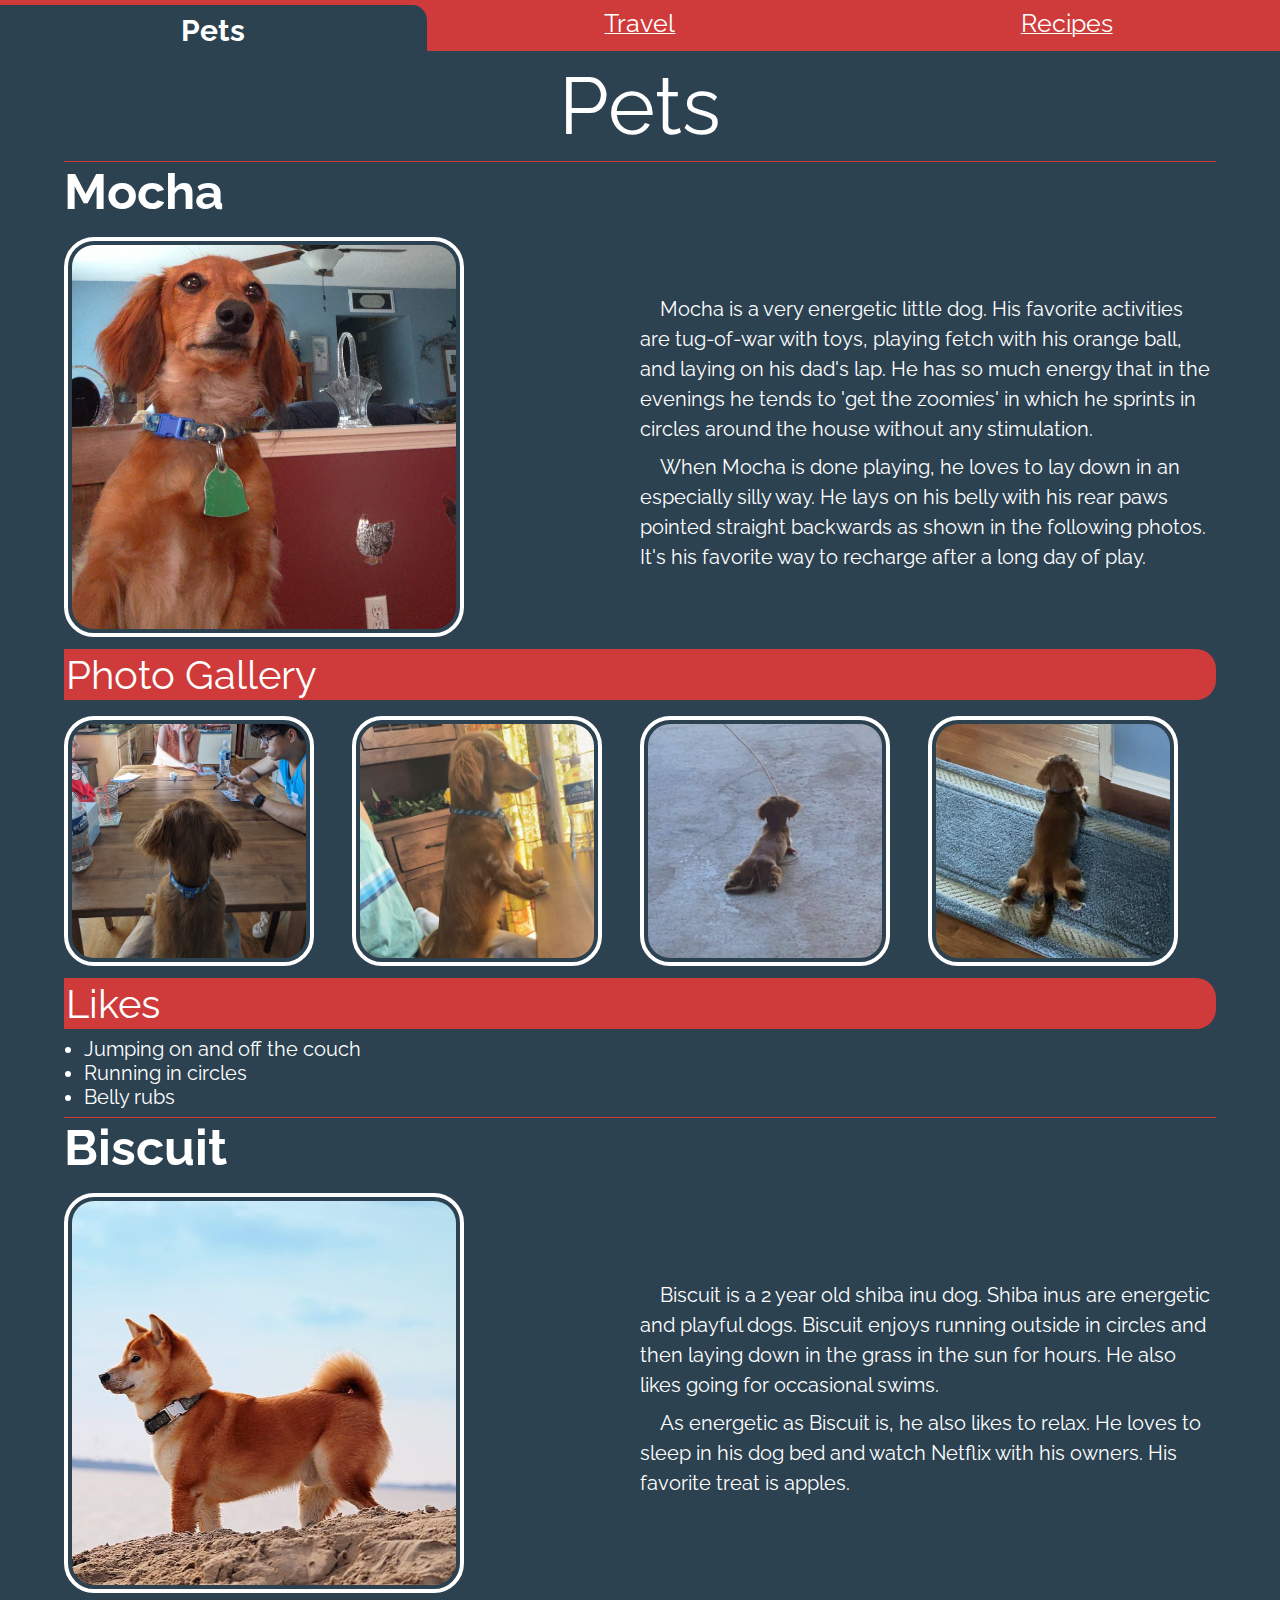
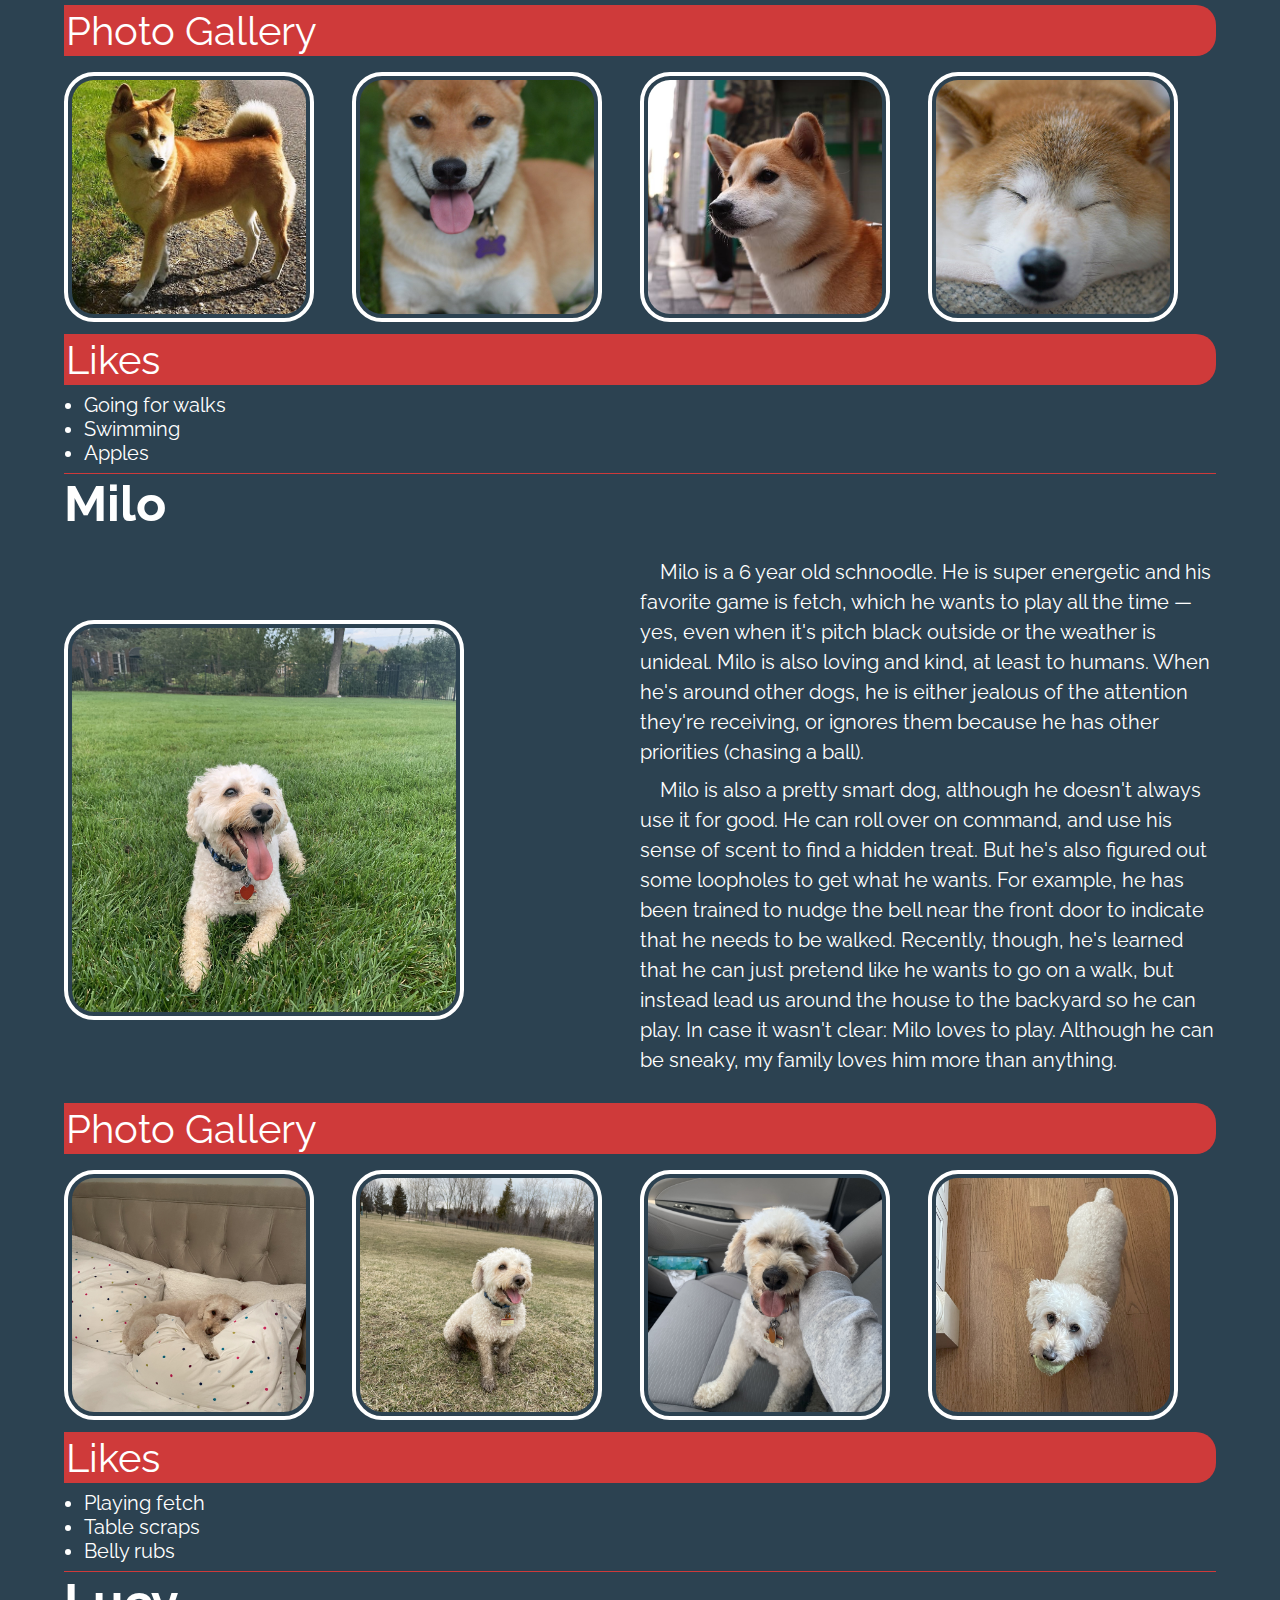
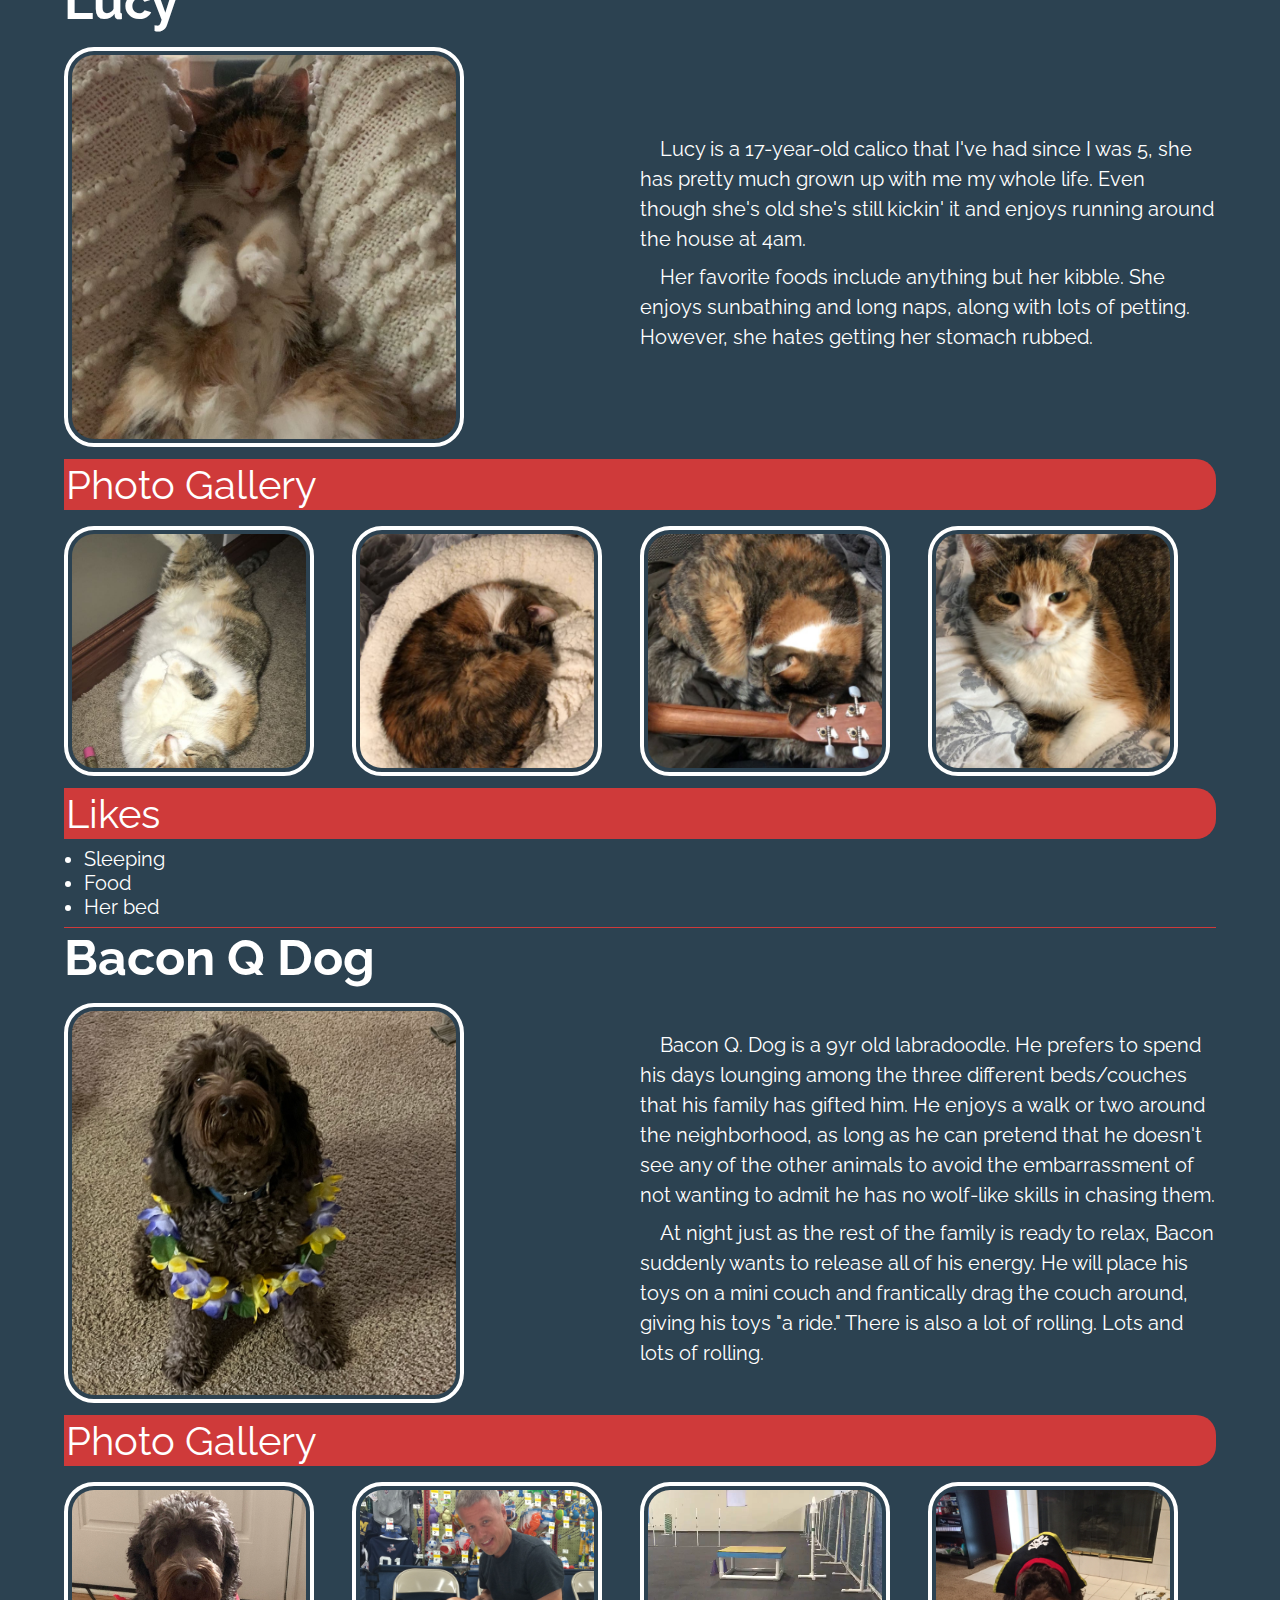
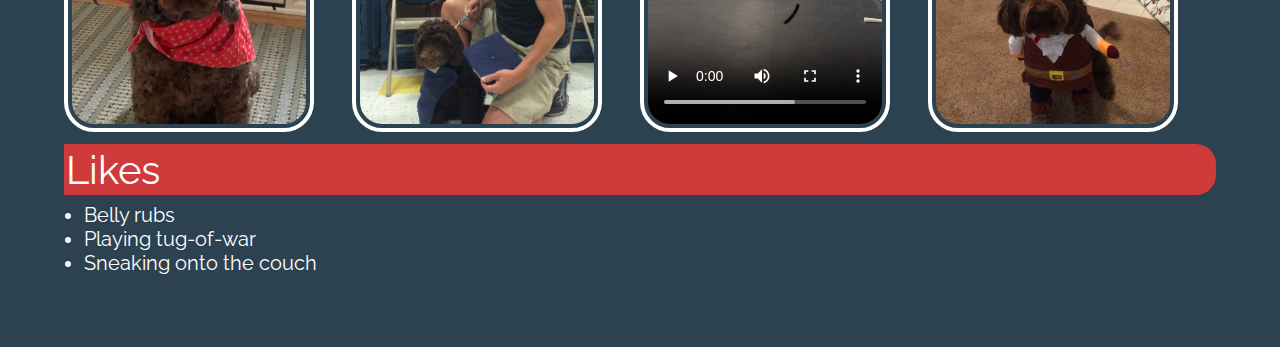
<file: index.html>
<!DOCTYPE html>
<html lang="en">
<head>
   <meta charset="UTF-8">
   <meta name="viewport" content="width=device-width, initial-scale=1.0">
   <title>Pets</title>
   <link rel="stylesheet" type="text/css" href="css/reset.css">
   <link rel="stylesheet" type="text/css" href="css/style.css">
   <link rel="stylesheet" href="https://fonts.googleapis.com/css?family=Raleway">
   <link rel="icon" type="image/svg+xml" href="images/pets.svg">
</head>
<body>
   <a id="skip" href="#main">Skip to Main Content</a>

   <nav>
      <ul>
         <li class="current" id="pets"><a href="index.html">Pets</a></li>
         <li id="travel"><a href="travel.html">Travel</a></li>
         <li id="recipes"><a href="recipes.html">Recipes</a></li>
      </ul>
   </nav>

   <header>
      <h1>Pets</h1>
   </header>

   <main id="main">
      <div class="pet">
         <h2>Mocha</h2>
         
         <div class="intro">
            <img src="images/mocha.jpg" width="400" onclick=woof() alt="An upright dachshund with light brown fur and a blue collar staring behind the camera.">
            <div>
               <p>Mocha is a very energetic little dog. His favorite activities are tug-of-war with toys, playing fetch with his orange ball, and laying on his dad's lap. He has so much energy that in the evenings he tends to 'get the zoomies' in which he sprints in circles around the house without any stimulation.</p>
               <p>When Mocha is done playing, he loves to lay down in an especially silly way. He lays on his belly with his rear paws pointed straight backwards as shown in the following photos. It's his favorite way to recharge after a long day of play.</p>
            </div>
         </div>

         <h3>Photo Gallery</h3>
         <div class="photos">
            <img src="images/mocha_table.jpg" width="200" alt="A dachshund sitting at a table mimicking a human.">
            <img src="images/mocha_posture.jpg" width="200" alt="A dachshund standing in a person's lap with its paws resting on a table.">
            <img src="images/mocha_laying_cement.jpg" width="200" alt="A dachshund laying belly-down with its rear paws pointed backwards on cement pavement.">
            <img src="images/mocha_laying_carpet.jpg" width="200" alt="A dachshund laying belly-down with its rear paws pointed backwards on a blue rug.">
         </div>

         <h3>Likes</h3>
         <ul>
            <li>Jumping on and off the couch</li>
            <li>Running in circles</li>
            <li>Belly rubs</li>
         </ul>

         <!-- Andrew Wilks-Millard -->
      </div>

      <div class="pet">
         <h2>Biscuit</h2>
         
         <div class="intro">
            <img src="images/biscuit1.jpeg" width="400" onclick=woof() alt="Shiba inu sitting in front of pond with stones in the background.">
            <div>
               <p>Biscuit is a 2 year old shiba inu dog. Shiba inus are energetic and playful dogs. Biscuit enjoys running outside in circles and then laying down in the grass in the sun for hours. He also likes going for occasional swims.</p>
               <p>As energetic as Biscuit is, he also likes to relax. He loves to sleep in his dog bed and watch Netflix with his owners. His favorite treat is apples.</p>
            </div>
         </div>

         <h3>Photo Gallery</h3>
         <div class="photos">
            <img src="images/biscuit2.jpeg" width="200" alt="Biscuit standing in the sunlight.">
            <img src="images/biscuit3.jpeg" width="200" alt="Biscuit smiling for the camera.">
            <img src="images/biscuit4.jpeg" width="200" alt="Biscuit standing near the road.">
            <img src="images/biscuit5.jpeg" width="200" alt="Biscuit sleeping.">
         </div>
         
         <h3>Likes</h3>
         <ul>
            <li>Going for walks</li>
            <li>Swimming</li>
            <li>Apples</li>
         </ul>

         <!-- Allison Lee -->
      </div>

      <div class="pet">
         <h2>Milo</h2>

         <div class="intro">
            <img src="images/milo_main.jpg" width="400" onclick=woof() alt="White schnoodle laying in grass.">
            <div>
               <p>Milo is a 6 year old schnoodle. He is super energetic and his favorite game is fetch, which he wants to play all the time — yes, even when it's pitch black outside or the weather is unideal. Milo is also loving and kind, at least to humans. When he's around other dogs, he is either jealous of the attention they're receiving, or ignores them because he has other priorities (chasing a ball).</p>
               <p>Milo is also a pretty smart dog, although he doesn't always use it for good. He can roll over on command, and use his sense of scent to find a hidden treat. But he's also figured out some loopholes to get what he wants. For example, he has been trained to nudge the bell near the front door to indicate that he needs to be walked. Recently, though, he's learned that he can just pretend like he wants to go on a walk, but instead lead us around the house to the backyard so he can play. In case it wasn't clear: Milo loves to play. Although he can be sneaky, my family loves him more than anything.</p>
            </div>
         </div>

         <h3>Photo Gallery</h3>
         <div class="photos">
            <img src="images/milo_resting.jpg" width="200" alt="White schnoodle laying on a bed.">
            <img src="images/milo_muddy.jpg" width="200" alt="White schnoodle with muddy legs sitting on grass.">
            <img src="images/milo_in_car.jpg" width="200" alt="White schnoodle being petted.">
            <img src="images/milo_tennisball.jpg" width="200" alt="White schnoodle with tennis ball in mouth.">
         </div>
         
         <h3>Likes</h3>
         <ul>
            <li>Playing fetch</li>
            <li>Table scraps</li>
            <li>Belly rubs</li>
         </ul>

         <!-- Christina Haralampopoulos -->
      </div>

      <div class="pet">
         <h2>Lucy</h2>

         <div class="intro">
            <img src="images/lucy.jpg" width="400" onclick=meow() alt="Calico with white, orange, and black coloring.">
            <div>
               <p>Lucy is a 17-year-old calico that I've had since I was 5, she has pretty much grown up with me my whole life. Even though she's old she's still kickin' it and enjoys running around the house at 4am.</p>
               <p>Her favorite foods include anything but her kibble. She enjoys sunbathing and long naps, along with lots of petting. However, she hates getting her stomach rubbed.</p>
            </div>
         </div>

         <h3>Photo Gallery</h3>
         <div class="photos">
            <img src="images/Lucy_upsidedown.JPG" width="200" alt="Lucy laying on her back.">
            <img src="images/lucy_sleeping.jpg" width="200" alt="Lucy curled up in her bed sleeping.">
            <img src="images/Lucy_sleepingpt2.JPG" width="200" alt="Lucy curled up sleeping.">
            <img src="images/lucy_laying.jpg" width="200" alt="Lucy laying staring at the camera.">
         </div>
         
         <h3>Likes</h3>
         <ul>
            <li>Sleeping</li>
            <li>Food</li>
            <li>Her bed</li>
         </ul>

         <!-- Maggie Holman -->
      </div>

      <div class="pet">
         <h2>Bacon Q Dog</h2>

         <div class="intro">
            <img src="images/bacon.jpg" width = "400" alt="Brown labradoodle wearing colorful lei.">
            <div>
               <p>Bacon Q. Dog is a 9yr old labradoodle. He prefers to spend his days lounging among the three different beds/couches that his family has gifted him. He enjoys a walk or two around the neighborhood, as long as he can pretend that he doesn't see any of the other animals to avoid the embarrassment of not wanting to admit he has no wolf-like skills in chasing them.</p> 
               <P>At night just as the rest of the family is ready to relax, Bacon suddenly wants to release all of his energy. He will place his toys on a mini couch and frantically drag the couch around, giving his toys "a ride." There is also a lot of rolling. Lots and lots of rolling.</P>
            </div>
         </div>

         <h3>Photo Gallery</h3>
         <div class="photos">
            <img src="images/bacon_bandana.JPG" width ="200" onclick=woof() alt="Brown labradoodle wearing an orange bandana.">
            <img src="images/bacon_graduation.JPG"  width ="200" alt="Small labradoodle puppy wearing a graduation cap and gown.">
            <video width="200"  controls>
               <source src="images/bacon_agility.mov">
               Your browser does not support the video tag. This was a video of a girl and dog demonstrating a sit and stay procedure.
            </video>
            <img src="images/bacon_halloween.JPG"  width ="200" alt="Brown labradoodle wearing a pirate costume.">
         </div>

         <h3>Likes</h3>
         <ul>
            <li>Belly rubs</li>
            <li>Playing tug-of-war</li>
            <li>Sneaking onto the couch</li>
         </ul>

         <!-- Colleen van Lent -->
      </div>
   </main>

   <script src="js/pets.js"></script>
</body>
</html>
</file>
<file: css/style.css>
/* Global */
:root {
  --primary: #CF3A3A;
  --light: #FFFFFF;
  --dark: #2C4251;
}

body {
  background-color: var(--dark);
  color: var(--light);

  font-size: 16px;
  font-family: "Raleway";
}

header h1, div, div p, div ul, div ol {
  margin: 8px 0px;
}

a {
  text-decoration: 1px underline var(--light);
}

/* For mobile phones: */
#skip {
  background-color: var(--primary);
  border: 1px solid #FFFFFF;

  position: absolute;
  left: -500px;

}

nav {
  background-color: var(--primary);
}

nav ul {
  display: grid;
  grid-template-columns: 1fr 1fr 1fr;
}
nav li#pets {
  grid-column: 1/2;
}
nav li#travel {
  grid-column: 2/3;
}
nav li#recipes {
  grid-column-start: 3/4;
}

nav li {
  text-align: center;
  position: relative;
  
  margin: 0px;
  padding: 8px 0px;
}
nav li:hover {
  background-color: var(--light);
  color: var(--dark);
}

nav li a {
  font-size: 125%;

  padding: 4px 16px;
}

nav li.current {
  background-color: var(--dark);

  border-bottom: none;
  border-radius: 15px 15px 0px 0px;

  position: relative;
  top: 10%;
}
nav li.current#pets {
  border-radius: 0px 15px 0px 0px;
}
nav li.current#recipes {
  border-radius: 15px 0px 0px;
}

nav li.current a {
  color: var(--light);

  text-decoration: none;
  font-size: 150%;
  font-weight: bold;
}

@keyframes header {
  0% {
    font-size: 75%;
    background-color: var(--primary);
    left: -100%;
  }
  75% {
    font-size: 75%;
    background-color: var(--primary);
    left: 0%;
  }
  100% {
    font-size: 100%;
    background-color: var(--dark);
  }
}
header {
  display: block;
  position: relative;

  animation-name: header;
  animation-duration: 1.5s;
}
header h1 {
  font-size: 400%;
  text-align: center;
}

main {
  padding: 0% 5% 5%;
}

div h2 {
  font-size: 250%;
  font-weight: bold;

  border-top: 1px solid var(--primary);

  margin: 8px 0px 0px;
}
div h3 {
  background-color: var(--primary);
  color: var(--light);

  border-radius: 0px 20px 20px 0px;

  font-size: 200%;

  padding: 2px;
  margin: 12px 0px 0px;
}

div p, figcaption {
  line-height: 1.5;
  text-indent: 20px;
}

div img, div video {
  width: 100%;

  border: 4px solid var(--light);
  border-radius: 30px;

  margin: 8px 0px 0px;
  padding: 4px;
}
div img.destination-img {
  display: none;
}

div figcaption {
  margin: 0px 20px 8px;
}

div ul, div ol {
  margin-left: 20px;
  margin-right: 20px;
}
div ul {
  list-style: disc outside;
}
div ul ul {
  list-style-type: circle;
  margin-left: 40px;
  margin-right: 40px;
}
div ol {
  list-style: decimal outside;
}

@media (prefers-reduced-motion: reduced) {
  header {
    animation: none;
  }
  div img.destination-gif {
    display: none;
  }
  div img.destination-img {
    display: inline;
  }
}

@media only screen and (min-width: 600px) {
  /* For tablets: */
  #skip:focus {
    position: relative;
    left: 0px;
  }

  body {
    font-size: 24px;
  }

  .photos {
    display: grid;
    grid-template-columns: 1fr 1fr 1fr 1fr;
  }

  .photos :nth-child(odd) {
    grid-column: 1 / 4;
  }
  .photos :nth-child(even) {
    grid-column: 2 / 5;
  }

  @media (prefers-reduced-motion: no-preference) {
    @supports (animation-timeline: view()) {
      .stack-item {
        --index0: calc(var(--index) - 1);
        --reverse-index: calc(var(--num-stack-items) - var(--index0));
        --reverse-index0: calc(var(--reverse-index) - 1);
      }
  
      @keyframes scale {
        to {
          transform:
            scale(calc(1.1 - calc(0.1 * var(--reverse-index))));
        }
      }
  
      #stack {
        --num-stack-items: 5;
        view-timeline-name: --stack-item-scrolls-in-body;
      }
  
      .stack-item-container {
        --start-range: calc(var(--index0) / var(--num-stack-items) * 100%);
        --end-range: calc((var(--index)) / var(--num-stack-items) * 100%);
  
        animation: linear scale forwards;
        animation-timeline: --stack-item-scrolls-in-body;
        animation-range: exit-crossing var(--start-range) exit-crossing var(--end-range);
      }
    }
  
    :root {
      --stack-item-height: 40vw;
      --stack-item-margin: 4vw;
      --stack-item-top-offset: 1em;
      --outline-width: 0px;
    }
    
    #stack {
      padding-bottom: 24px;
      margin-bottom: var(--stack-item-margin);
    }
    
    #stack-item-1 {
      --index: 1;
    }
    
    #stack-item-2 {
      --index: 2;
    }
    
    #stack-item-3 {
      --index: 3;
    }
    
    #stack-item-4 {
      --index: 4;
    }
  
    #stack-item-5 {
      --index: 5;
    }
    
    .stack-item {
      position: sticky;
      top: 0;
    }
    
    .stack-item-container {
      transform-origin: 50% 0%;
      will-change: transform;
    }
  
    #stack {
      display: grid;
      grid-template-columns: 1fr;
      grid-template-rows: repeat(var(--num-stack-items), var(--stack-item-height));
    }
    
    .stack-item-container {
      background-color: var(--dark);
      border-top: solid var(--light);
      border-radius: 1em;
      overflow: hidden;
    
      display: grid;
      grid-template-columns: 1fr 1fr;
      grid-template-rows: auto;
    
      align-items: stretch;
    }
    
    .stack-item-container div {
      grid-column: 2 / 3;
      width: 80%;
      place-self: center;
      text-align: left;
    
      display: grid;
      place-items: start;
    }
    
    .stack-item-container img {
      width: 100%;
      max-height: 200px;
      object-fit: cover;

      grid-column: 1 / 2;
      overflow: hidden;
    }
  }
}

@media only screen and (min-width: 992px) {
  /* For desktop: */
  body {
    font-size: 20px;
  }

  .pet .intro {
    display: grid;
    grid-template-columns: 1fr 1fr;
    align-items: center;
  }

  .pet .intro img {
    object-fit: cover;
    width: 400px;
    height: 400px;

    grid-column: 1 / 2;
  }
  .pet .intro img:hover {
    background: var(--primary);
    z-index: 10;
  }

  .pet .intro div {
    grid-column: 2 / 3;
  }

  .pet .photos * {
    object-fit: cover;
    width: 250px;
    height: 250px;

    grid-column: initial;
  }

  img.destination-gif, img.destination-gif {
    object-fit: cover;
    width: 750px;
    height: 500px;
  }

  .stack-item-container img {
    width: 100%;
    max-height: 400px;
    object-fit: cover;
  }

  .recipe img:first-of-type {
    display: block;
    width: 750px;
    height: 500px;
    object-fit: cover;
  }

  .recipe .photos {
    padding: 16px;
    display: grid;
    grid-template-columns: 1fr 1fr 1fr;
    grid-template-rows: auto auto auto;

    background-image: url(../images/cutting_board.png);
    background-position: center;
    background-repeat: no-repeat;
    background-size: cover;

    border-radius: 32px;
  }

  .recipe .photos img {
    object-fit: cover;
    width: 400px;
    height: 400px;

    z-index: 10;
  }

  .recipe .photos img:nth-of-type(1) {
    grid-column: 1 / 2;
    grid-row: 1 / 3;
  }

  .recipe .photos img:nth-of-type(2) {
    grid-column: 2 / 3;
    grid-row: 2 / 4;
  }

  .recipe .photos img:nth-of-type(3) {
    grid-column: 3 / 4;
    grid-row: 1 / 3;
  }
}
</file>
